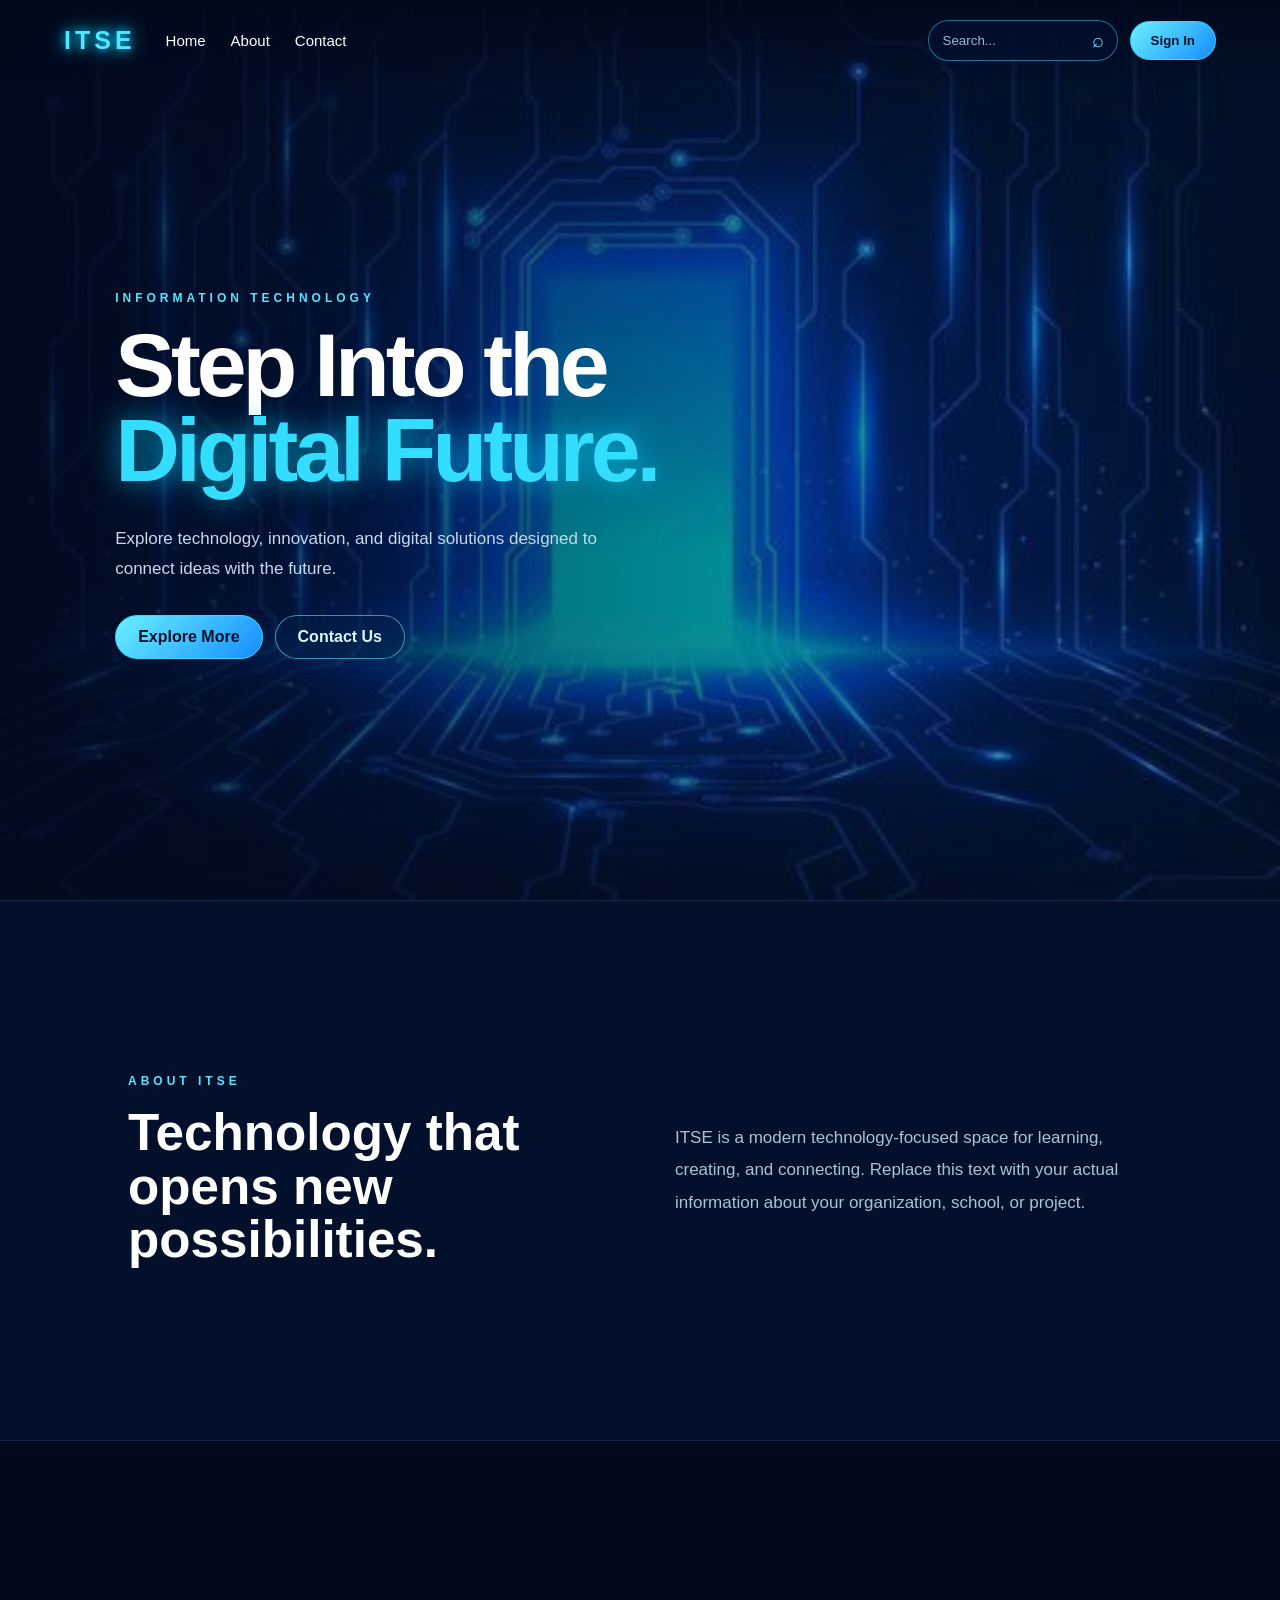
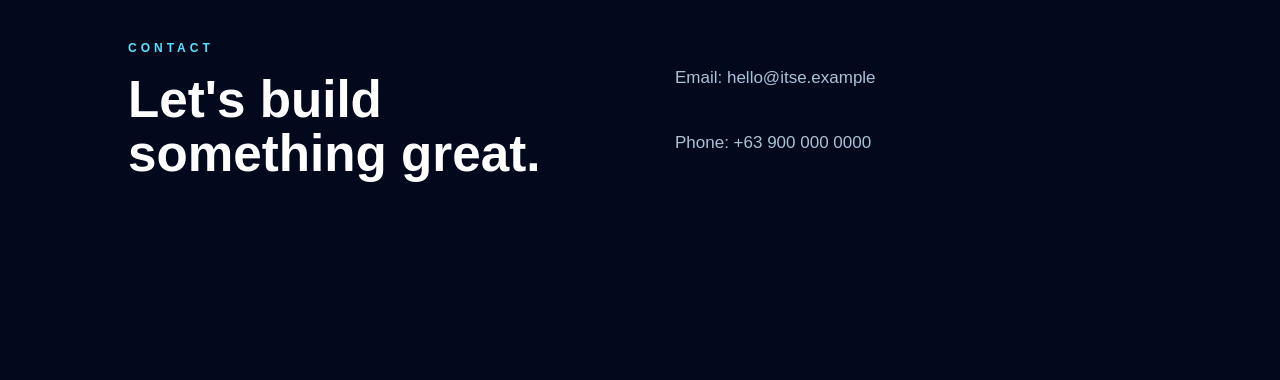
<file: index.html>
<!DOCTYPE html>
<html lang="en">

<head>

    <meta charset="UTF-8">

    <meta
        name="viewport"
        content="width=device-width, initial-scale=1.0"
    >

    <title>ITSE | Home</title>

    <link
        rel="stylesheet"
        href="style.css"
    >

</head>

<body>


    <!-- =========================
         NAVIGATION
    ========================== -->

    <header class="navbar">

        <div class="logo">
            ITSE
        </div>


        <nav>

            <a href="#home">
                Home
            </a>

            <a href="#about">
                About
            </a>

            <a href="#contact">
                Contact
            </a>

        </nav>


        <div class="nav-right">

            <!-- SEARCH -->

            <form
                id="searchForm"
                class="search"
            >

                <input
                    type="text"
                    id="searchInput"
                    placeholder="Search..."
                >

                <button type="submit">
                    ⌕
                </button>

            </form>


            <!-- SIGN IN -->

            <button
                id="signInBtn"
                class="signin-btn"
            >
                Sign In
            </button>

        </div>

    </header>



    <!-- =========================
         HOME
    ========================== -->

    <section
        id="home"
        class="hero"
    >

        <div class="hero-content">

            <p class="eyebrow">
                INFORMATION TECHNOLOGY
            </p>


            <h1>

                Step Into the

                <span>
                    Digital Future.
                </span>

            </h1>


            <p class="hero-text">

                Explore technology, innovation,
                and digital solutions designed
                to connect ideas with the future.

            </p>


            <div class="buttons">

                <a
                    href="#about"
                    class="primary-btn"
                >
                    Explore More
                </a>


                <a
                    href="#contact"
                    class="secondary-btn"
                >
                    Contact Us
                </a>

            </div>

        </div>

    </section>



    <!-- =========================
         ABOUT
    ========================== -->

    <section
        id="about"
        class="section"
    >

        <div>

            <p class="eyebrow">
                ABOUT ITSE
            </p>

            <h2>
                Technology that opens
                new possibilities.
            </h2>

        </div>


        <p>

            ITSE is a modern technology-focused
            space for learning, creating, and
            connecting.

            Replace this text with your actual
            information about your organization,
            school, or project.

        </p>

    </section>



    <!-- =========================
         CONTACT
    ========================== -->

    <section
        id="contact"
        class="section contact"
    >

        <div>

            <p class="eyebrow">
                CONTACT
            </p>

            <h2>
                Let's build something great.
            </h2>

        </div>


        <p>

            Email:
            hello@itse.example

            <br><br>

            Phone:
            +63 900 000 0000

        </p>

    </section>



    <!-- =========================
         SIGN IN MODAL
    ========================== -->

    <div
        id="signInModal"
        class="modal"
    >

        <div class="modal-box">


            <button
                id="closeModal"
                class="close"
            >
                &times;
            </button>


            <p class="eyebrow">
                WELCOME BACK
            </p>


            <h2>
                Sign In
            </h2>


            <form id="loginForm">


                <div class="input-group">

                    <label>
                        Email
                    </label>

                    <input
                        type="email"
                        placeholder="Enter your email"
                        required
                    >

                </div>


                <div class="input-group">

                    <label>
                        Password
                    </label>

                    <input
                        type="password"
                        placeholder="Enter your password"
                        required
                    >

                </div>


                <button
                    type="submit"
                    class="signup-button"
                >
                    Sign In
                </button>


            </form>


            <p id="loginMessage"></p>


        </div>

    </div>



    <script src="script.js"></script>

</body>

</html>
</file>
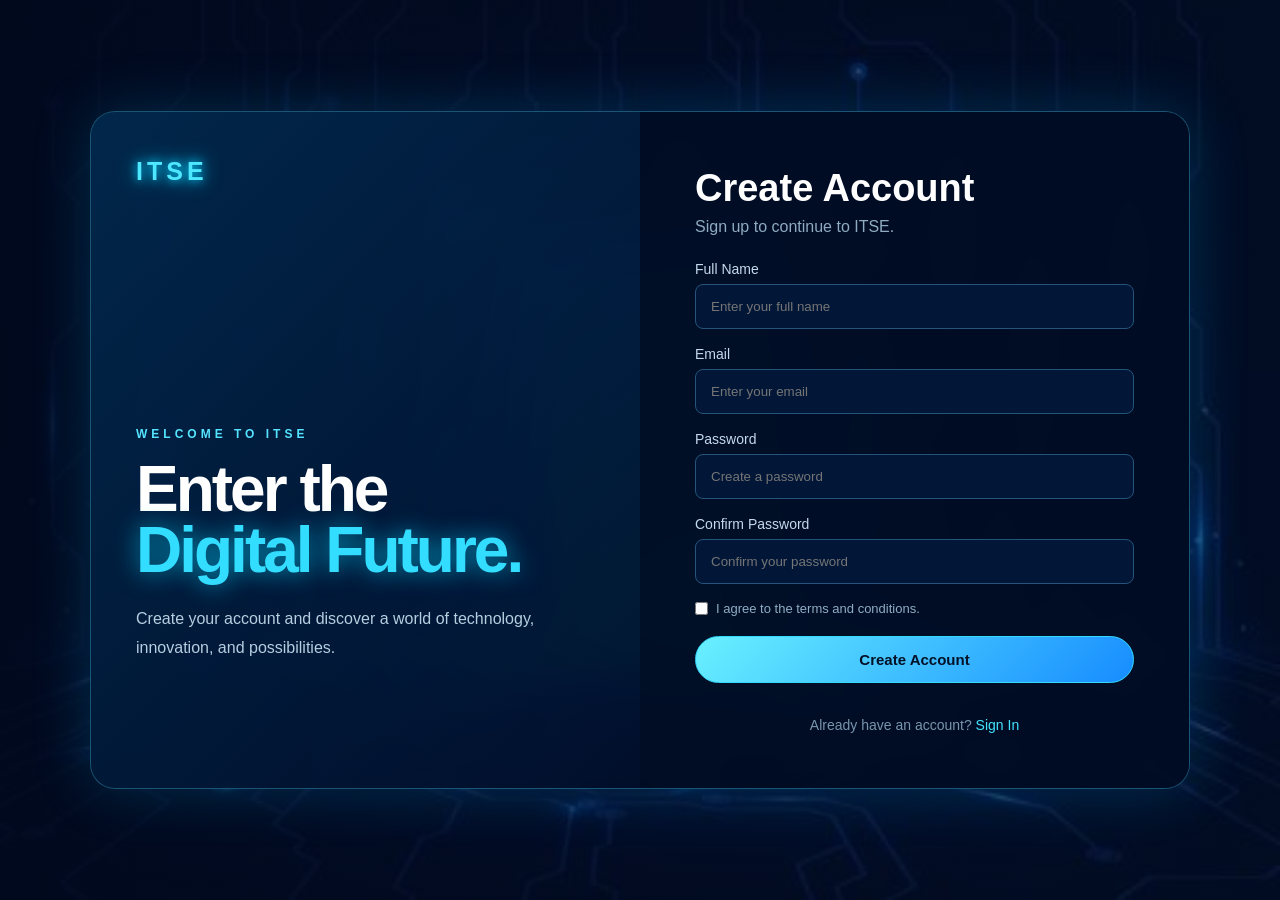
<file: signup.html>
<!DOCTYPE html>
<html lang="en">

<head>
    <meta charset="UTF-8">
    <meta name="viewport" content="width=device-width, initial-scale=1.0">

    <title>ITSE | Sign Up</title>

    <link rel="stylesheet" href="style.css">
</head>

<body class="signup-page">

    <div class="signup-container">

        <!-- LEFT SIDE -->
        <div class="signup-info">

            <div class="logo">
                ITSE
            </div>

            <div class="signup-text">

                <p class="eyebrow">
                    WELCOME TO ITSE
                </p>

                <h1>
                    Enter the
                    <span>Digital Future.</span>
                </h1>

                <p>
                    Create your account and discover a world
                    of technology, innovation, and possibilities.
                </p>

            </div>

        </div>


        <!-- RIGHT SIDE -->
        <div class="signup-box">

            <h2>
                Create Account
            </h2>

            <p class="subtitle">
                Sign up to continue to ITSE.
            </p>


            <form id="signupForm">

                <!-- NAME -->
                <div class="input-group">

                    <label for="name">
                        Full Name
                    </label>

                    <input
                        type="text"
                        id="name"
                        placeholder="Enter your full name"
                        required
                    >

                </div>


                <!-- EMAIL -->
                <div class="input-group">

                    <label for="email">
                        Email
                    </label>

                    <input
                        type="email"
                        id="email"
                        placeholder="Enter your email"
                        required
                    >

                </div>


                <!-- PASSWORD -->
                <div class="input-group">

                    <label for="password">
                        Password
                    </label>

                    <input
                        type="password"
                        id="password"
                        placeholder="Create a password"
                        required
                    >

                </div>


                <!-- CONFIRM PASSWORD -->
                <div class="input-group">

                    <label for="confirmPassword">
                        Confirm Password
                    </label>

                    <input
                        type="password"
                        id="confirmPassword"
                        placeholder="Confirm your password"
                        required
                    >

                </div>


                <!-- TERMS -->
                <label class="terms">

                    <input
                        type="checkbox"
                        id="terms"
                        required
                    >

                    <span>
                        I agree to the terms and conditions.
                    </span>

                </label>


                <!-- SIGN UP BUTTON -->
                <button
                    type="submit"
                    class="signup-button"
                >
                    Create Account
                </button>

            </form>


            <p
                id="signupMessage"
                class="signup-message"
            ></p>


            <p class="login-text">
                Already have an account?
                <a href="index.html">
                    Sign In
                </a>
            </p>

        </div>

    </div>


    <script src="signup.js"></script>

</body>

</html>
</file>
<file: style.css>
/* =========================================
   GENERAL
========================================= */

* {
    margin: 0;
    padding: 0;
    box-sizing: border-box;
}

html {
    scroll-behavior: smooth;
}

body {
    font-family: Arial, Helvetica, sans-serif;

    color: white;

    background: #020b22;
}


/* =========================================
   LOGO
========================================= */

.logo {
    font-size: 25px;

    font-weight: bold;

    letter-spacing: 4px;

    color: #4de8ff;

    text-shadow:
        0 0 10px #00cfff,
        0 0 20px #00cfff;
}


/* =========================================
   SIGN UP PAGE
========================================= */

.signup-page {

    min-height: 100vh;

    display: flex;

    align-items: center;

    justify-content: center;

    padding: 30px;

    background:
        linear-gradient(
            90deg,
            rgba(1, 8, 28, 0.88),
            rgba(1, 8, 28, 0.55)
        ),

        url("ITSE.jpg");

    background-size: cover;

    background-position: center;

}


/* SIGNUP CONTAINER */

.signup-container {

    width: 100%;

    max-width: 1100px;

    min-height: 650px;

    display: grid;

    grid-template-columns: 1fr 1fr;

    overflow: hidden;

    border: 1px solid
        rgba(71, 218, 255, 0.35);

    border-radius: 25px;

    background:
        rgba(2, 15, 42, 0.85);

    backdrop-filter: blur(12px);

    box-shadow:
        0 0 60px
        rgba(0, 180, 255, 0.2);

}


/* =========================================
   SIGNUP LEFT
========================================= */

.signup-info {

    position: relative;

    display: flex;

    flex-direction: column;

    justify-content: space-between;

    padding: 45px;

    background:
        linear-gradient(
            135deg,
            rgba(0, 115, 180, 0.25),
            rgba(0, 15, 45, 0.2)
        );
}


.signup-text {

    margin-bottom: 80px;

}


.signup-text h1 {

    font-size: clamp(
        45px,
        5vw,
        75px
    );

    line-height: 0.95;

    letter-spacing: -3px;

    margin-bottom: 25px;

}


.signup-text h1 span {

    display: block;

    color: #32ddff;

    text-shadow:
        0 0 25px
        rgba(0, 212, 255, 0.7);

}


.signup-text > p:last-child {

    max-width: 450px;

    color: #b7cee0;

    line-height: 1.8;

    font-size: 16px;

}


/* =========================================
   EYEBROW
========================================= */

.eyebrow {

    color: #54e4ff;

    font-size: 12px;

    font-weight: bold;

    letter-spacing: 4px;

    margin-bottom: 18px;

}


/* =========================================
   SIGNUP RIGHT
========================================= */

.signup-box {

    padding: 55px;

    display: flex;

    flex-direction: column;

    justify-content: center;

    background:
        rgba(1, 12, 35, 0.7);

}


.signup-box h2 {

    font-size: 38px;

    margin-bottom: 8px;

}


.subtitle {

    color: #8eabc1;

    margin-bottom: 25px;

}


/* =========================================
   INPUTS
========================================= */

.input-group {

    margin-bottom: 17px;

}


.input-group label {

    display: block;

    color: #c4d9ec;

    font-size: 14px;

    margin-bottom: 7px;

}


.input-group input {

    width: 100%;

    padding: 14px 15px;

    border: 1px solid
        #24547b;

    border-radius: 8px;

    outline: none;

    color: white;

    background:
        rgba(3, 25, 58, 0.9);

    transition: 0.3s;

}


.input-group input:focus {

    border-color: #39dcff;

    box-shadow:
        0 0 12px
        rgba(30, 210, 255, 0.25);

}


/* =========================================
   TERMS
========================================= */

.terms {

    display: flex;

    align-items: center;

    gap: 8px;

    color: #8faec5;

    font-size: 13px;

    margin: 15px 0 20px;

}


.terms input {

    accent-color: #28cfff;

}


/* =========================================
   SIGNUP BUTTON
========================================= */

.signup-button {

    width: 100%;

    padding: 14px;

    border: 1px solid #34d9ff;

    border-radius: 25px;

    color: #021126;

    background:
        linear-gradient(
            135deg,
            #69f1ff,
            #168cff
        );

    font-weight: bold;

    font-size: 15px;

    cursor: pointer;

    transition: 0.3s;

}


.signup-button:hover {

    transform: translateY(-2px);

    box-shadow:
        0 0 25px
        rgba(25, 211, 255, 0.65);

}


/* =========================================
   SIGNUP MESSAGE
========================================= */

.signup-message {

    text-align: center;

    color: #55e6ff;

    margin-top: 12px;

    font-size: 14px;

}


/* =========================================
   LOGIN TEXT
========================================= */

.login-text {

    margin-top: 22px;

    text-align: center;

    color: #7896ad;

    font-size: 14px;

}


.login-text a {

    color: #43e3ff;

    text-decoration: none;

}


.login-text a:hover {

    text-decoration: underline;

}


/* =========================================
   NAVBAR
========================================= */

.navbar {

    position: fixed;

    top: 0;
    left: 0;

    width: 100%;

    z-index: 100;

    display: flex;

    align-items: center;

    gap: 30px;

    padding: 20px 5%;

    background:
        linear-gradient(
            to bottom,
            rgba(1, 9, 28, 0.9),
            rgba(1, 9, 28, 0)
        );

}


/* NAV LINKS */

nav {

    display: flex;

    gap: 25px;

}


nav a {

    color: white;

    text-decoration: none;

    font-size: 15px;

    transition: 0.3s;

}


nav a:hover {

    color: #4de8ff;

    text-shadow:
        0 0 10px #00cfff;

}


/* RIGHT NAV */

.nav-right {

    margin-left: auto;

    display: flex;

    align-items: center;

    gap: 12px;

}


/* =========================================
   SEARCH
========================================= */

.search {

    display: flex;

    border:
        1px solid
        rgba(65, 207, 255, 0.5);

    border-radius: 25px;

    overflow: hidden;

    background:
        rgba(2, 17, 48, 0.7);

}


.search input {

    width: 150px;

    padding: 10px 14px;

    border: none;

    outline: none;

    color: white;

    background: transparent;

}


.search input::placeholder {

    color: #9abbd5;

}


.search button {

    padding: 8px 13px;

    border: none;

    color: #7beaff;

    background: transparent;

    cursor: pointer;

    font-size: 20px;

}


/* =========================================
   SIGN IN BUTTON
========================================= */

.signin-btn {

    padding: 11px 20px;

    border: 1px solid #34d9ff;

    border-radius: 25px;

    color: #021126;

    background:
        linear-gradient(
            135deg,
            #69f1ff,
            #168cff
        );

    font-weight: bold;

    cursor: pointer;

}


/* =========================================
   HOME HERO
========================================= */

.hero {

    min-height: 100vh;

    display: flex;

    align-items: center;

    padding: 120px 9% 70px;

    position: relative;

    background:

        linear-gradient(
            90deg,
            rgba(1, 8, 28, 0.8),
            rgba(1, 8, 28, 0.2)
        ),

        url("ITSE.jpg");

    background-size: cover;

    background-position: center;

}


.hero-content {

    position: relative;

    z-index: 2;

    max-width: 650px;

}


.hero h1 {

    font-size: clamp(
        50px,
        7vw,
        100px
    );

    line-height: 0.95;

    letter-spacing: -4px;

}


.hero h1 span {

    display: block;

    color: #32ddff;

    text-shadow:
        0 0 30px
        rgba(0, 212, 255, 0.7);

}


.hero-text {

    max-width: 540px;

    margin: 30px 0;

    color: #c4d9ec;

    font-size: 17px;

    line-height: 1.8;

}


/* =========================================
   HOME BUTTONS
========================================= */

.buttons {

    display: flex;

    gap: 12px;

}


.primary-btn,
.secondary-btn {

    display: inline-block;

    padding: 12px 22px;

    border-radius: 25px;

    font-weight: bold;

    text-decoration: none;

    cursor: pointer;

}


.primary-btn {

    border: 1px solid #34d9ff;

    color: #021126;

    background:
        linear-gradient(
            135deg,
            #69f1ff,
            #168cff
        );

}


.secondary-btn {

    border:
        1px solid
        rgba(101, 220, 255, 0.6);

    color: #d9f8ff;

    background:
        rgba(3, 30, 68, 0.5);

}


/* =========================================
   ABOUT / CONTACT
========================================= */

.section {

    min-height: 60vh;

    display: grid;

    grid-template-columns: 1fr 1fr;

    align-items: center;

    gap: 70px;

    padding: 90px 10%;

    background: #03102b;

    border-top:
        1px solid
        rgba(52, 201, 255, 0.15);

}


.section h2 {

    font-size:
        clamp(35px, 4vw, 60px);

    line-height: 1.05;

}


.section > p {

    color: #a8c3d8;

    font-size: 17px;

    line-height: 1.9;

}


.contact {

    background: #02091c;

}


/* =========================================
   SIGN IN MODAL
========================================= */

.modal {

    position: fixed;

    inset: 0;

    z-index: 1000;

    display: none;

    justify-content: center;

    align-items: center;

    background:
        rgba(0, 4, 15, 0.8);

    backdrop-filter: blur(10px);

}


.modal.show {

    display: flex;

}


.modal-box {

    position: relative;

    width: 430px;

    max-width: 90%;

    padding: 40px;

    border:
        1px solid
        rgba(71, 218, 255, 0.45);

    border-radius: 20px;

    background:
        rgba(3, 19, 49, 0.97);

    box-shadow:
        0 0 50px
        rgba(0, 191, 255, 0.2);

}


.modal-box h2 {

    font-size: 32px;

    margin-bottom: 25px;

}


.close {

    position: absolute;

    top: 10px;

    right: 15px;

    border: none;

    background: none;

    color: #9bdff5;

    font-size: 32px;

    cursor: pointer;

}


#loginMessage {

    margin-top: 15px;

    text-align: center;

    color: #55e6ff;

}


/* =========================================
   MOBILE
========================================= */

@media (max-width: 850px) {

    .signup-container {

        grid-template-columns: 1fr;

    }

    .signup-info {

        min-height: 350px;

    }

    .navbar {

        flex-wrap: wrap;

        padding: 15px 5%;

    }

    nav {

        order: 3;

        width: 100%;

        justify-content: center;

    }

    .section {

        grid-template-columns: 1fr;

    }

}


@media (max-width: 500px) {

    .signup-page {

        padding: 10px;

    }

    .signup-info {

        padding: 30px;

    }

    .signup-box {

        padding: 30px;

    }

    .search {

        display: none;

    }

    .hero {

        padding: 140px 7% 70px;

    }

}
</file>
